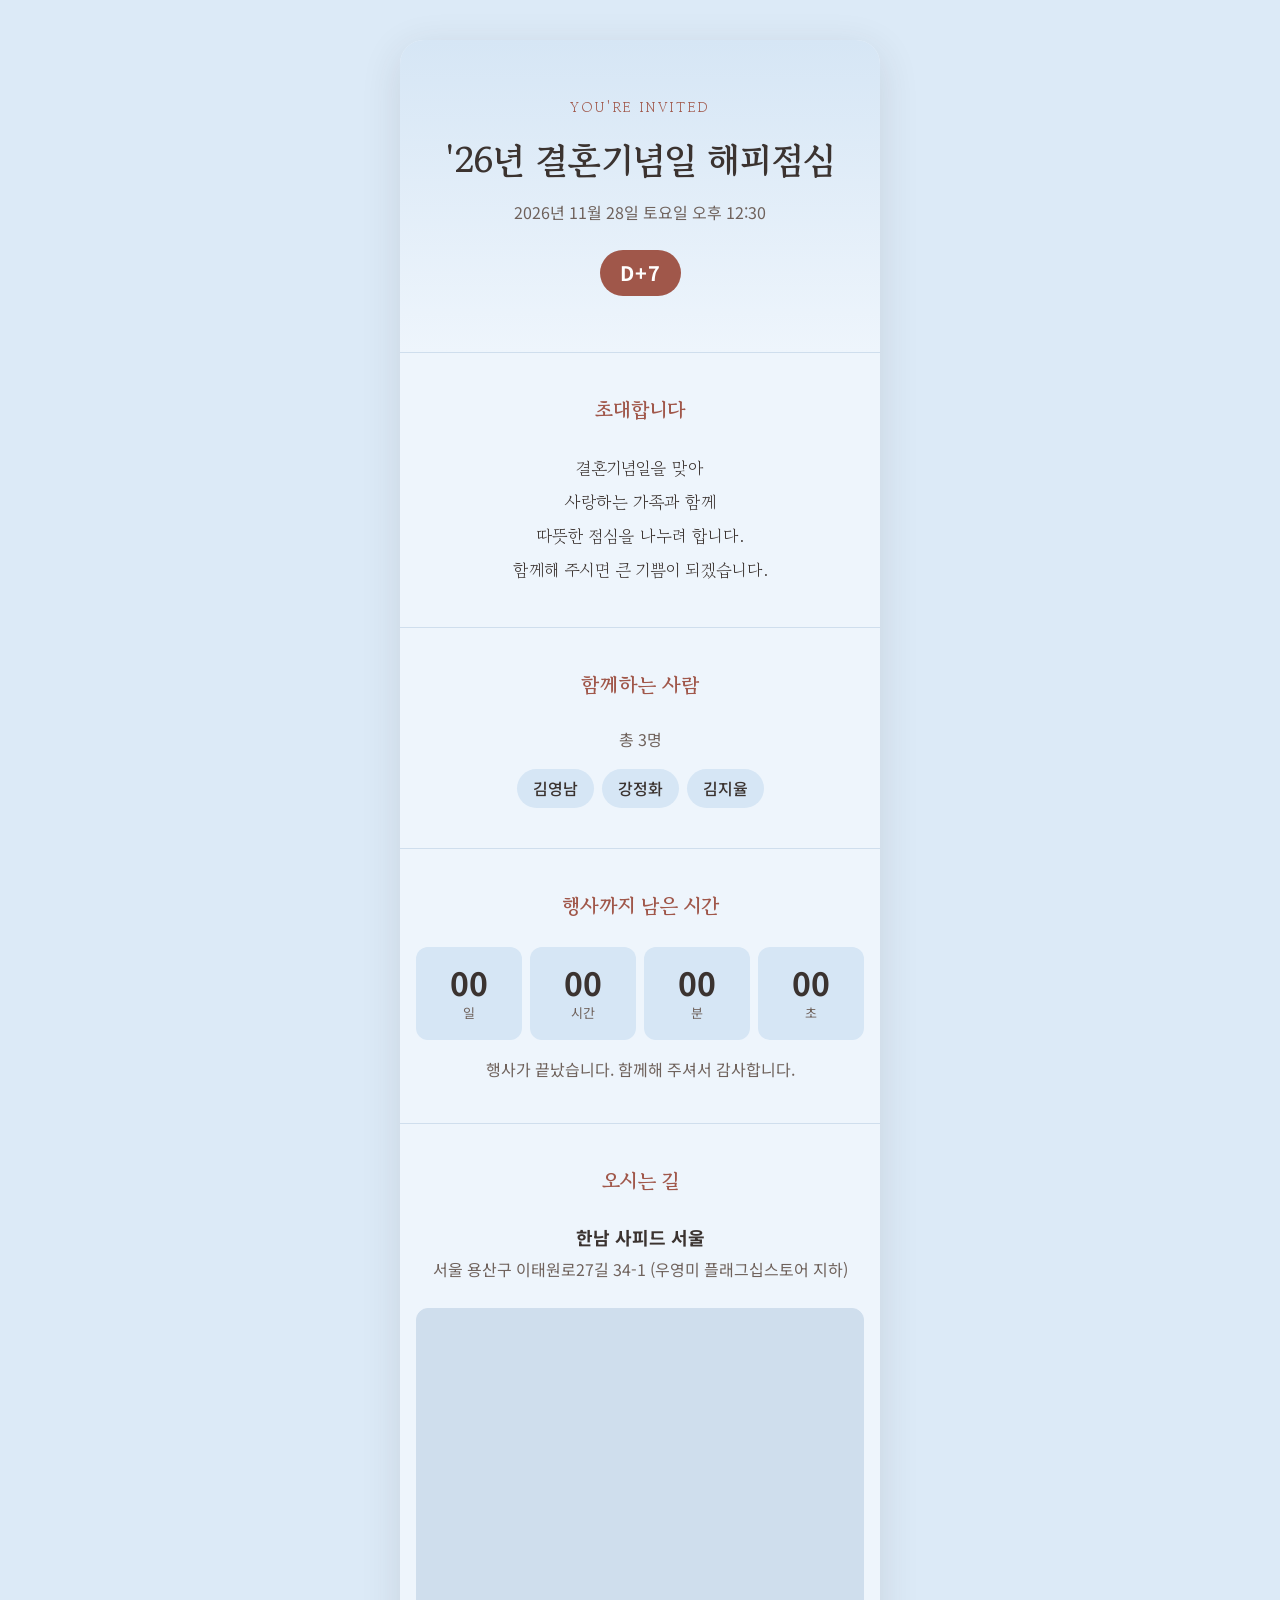
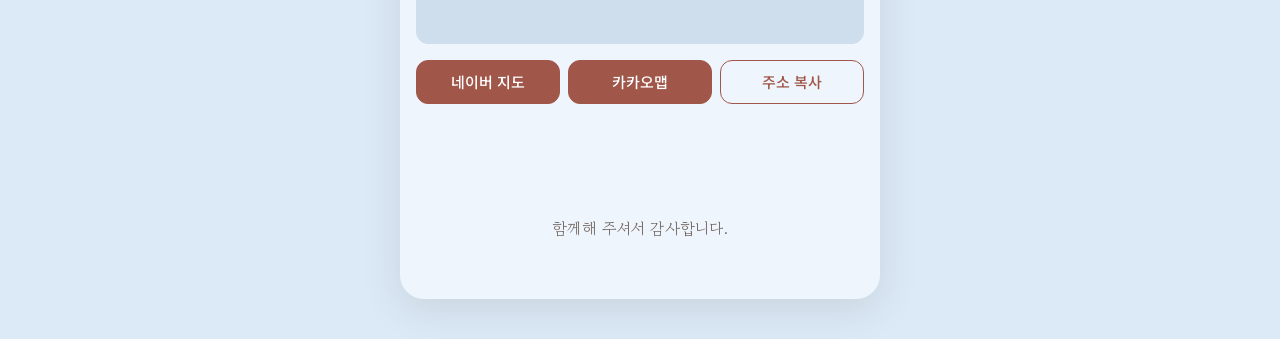
<file: index.html>
<!DOCTYPE html>
<html lang="ko">
<head>
  <meta charset="UTF-8">
  <meta name="viewport" content="width=device-width, initial-scale=1, viewport-fit=cover">
  <title>'26년 결혼기념일 해피점심</title>
  <meta name="theme-color" content="#dceaf7">

  <!-- 링크 공유 미리보기: 메신저는 JS를 실행하지 않으므로 EVENT와 같은 값을 여기에도 직접 적는다 -->
  <meta name="description" content="2026년 11월 28일(토) 오후 12시 30분, 한남 사피드 서울에서 함께해요. 김영남 · 강정화 · 김지율">
  <meta property="og:type" content="website">
  <meta property="og:site_name" content="모바일 초대장">
  <meta property="og:locale" content="ko_KR">
  <meta property="og:url" content="https://rla955800-rgb.github.io/mobile-invitation/">
  <meta property="og:title" content="'26년 결혼기념일 해피점심">
  <meta property="og:description" content="2026년 11월 28일(토) 오후 12시 30분, 한남 사피드 서울에서 함께해요. 김영남 · 강정화 · 김지율">
  <!-- 이미지를 바꾸면 ?v= 숫자를 올려 메신저 캐시를 피한다 -->
  <meta property="og:image" content="https://rla955800-rgb.github.io/mobile-invitation/images/og-image.png?v=2">
  <meta property="og:image:secure_url" content="https://rla955800-rgb.github.io/mobile-invitation/images/og-image.png?v=2">
  <meta property="og:image:type" content="image/png">
  <meta property="og:image:width" content="1200">
  <meta property="og:image:height" content="630">
  <meta property="og:image:alt" content="'26년 결혼기념일 해피점심 초대장, 2026년 11월 28일 오후 12시 30분, 한남 사피드 서울">
  <meta name="twitter:card" content="summary_large_image">
  <meta name="twitter:title" content="'26년 결혼기념일 해피점심">
  <meta name="twitter:description" content="2026년 11월 28일(토) 오후 12시 30분, 한남 사피드 서울에서 함께해요.">
  <meta name="twitter:image" content="https://rla955800-rgb.github.io/mobile-invitation/images/og-image.png?v=2">
  <link rel="image_src" href="https://rla955800-rgb.github.io/mobile-invitation/images/og-image.png?v=2">
  <link rel="preconnect" href="https://fonts.googleapis.com">
  <link rel="preconnect" href="https://fonts.gstatic.com" crossorigin>
  <link href="https://fonts.googleapis.com/css2?family=Gowun+Batang:wght@400;700&family=Noto+Sans+KR:wght@400;500;700&display=swap" rel="stylesheet">
  <link rel="stylesheet" href="css/style.css">
  <script src="js/main.js" defer></script>
</head>
<body>
  <main class="card">
    <header class="hero">
      <p class="hero-eyebrow">You're invited</p>
      <h1 class="hero-title" data-event="title">행사 이름</h1>
      <p class="hero-date" data-event="dateText">날짜</p>
      <p class="dday-badge" id="dday-badge">D-?</p>
    </header>

    <section class="section greeting">
      <h2 class="section-title">초대합니다</h2>
      <p>
        결혼기념일을 맞아<br>
        사랑하는 가족과 함께<br>
        따뜻한 점심을 나누려 합니다.<br>
        함께해 주시면 큰 기쁨이 되겠습니다.
      </p>
    </section>

    <section class="section attendee-section">
      <h2 class="section-title">함께하는 사람</h2>
      <p class="attendee-count" id="attendee-count"></p>
      <ul class="attendee-list" id="attendee-list"></ul>
    </section>

    <section class="section countdown-section">
      <h2 class="section-title">행사까지 남은 시간</h2>
      <div class="countdown" id="countdown" role="timer">
        <div class="countdown-item">
          <span class="countdown-num" data-unit="days">00</span>
          <span class="countdown-label">일</span>
        </div>
        <div class="countdown-item">
          <span class="countdown-num" data-unit="hours">00</span>
          <span class="countdown-label">시간</span>
        </div>
        <div class="countdown-item">
          <span class="countdown-num" data-unit="minutes">00</span>
          <span class="countdown-label">분</span>
        </div>
        <div class="countdown-item">
          <span class="countdown-num" data-unit="seconds">00</span>
          <span class="countdown-label">초</span>
        </div>
      </div>
      <p class="countdown-message" id="countdown-message"></p>
    </section>

    <section class="section map-section">
      <h2 class="section-title">오시는 길</h2>
      <p class="place-name" data-event="placeName">장소 이름</p>
      <p class="place-address" data-event="address">주소</p>

      <div class="map-frame">
        <iframe
          id="map-iframe"
          title="행사 장소 지도"
          loading="lazy"
          referrerpolicy="no-referrer-when-downgrade"
          allowfullscreen></iframe>
      </div>

      <div class="map-buttons">
        <a class="btn" id="naver-link" target="_blank" rel="noopener">네이버 지도</a>
        <a class="btn" id="kakao-link" target="_blank" rel="noopener">카카오맵</a>
        <button class="btn btn-outline" id="copy-address" type="button">주소 복사</button>
      </div>
      <p class="copy-status" id="copy-status" aria-live="polite"></p>
    </section>

    <footer class="footer">
      <p>함께해 주셔서 감사합니다.</p>
    </footer>
  </main>
</body>
</html>
</file>
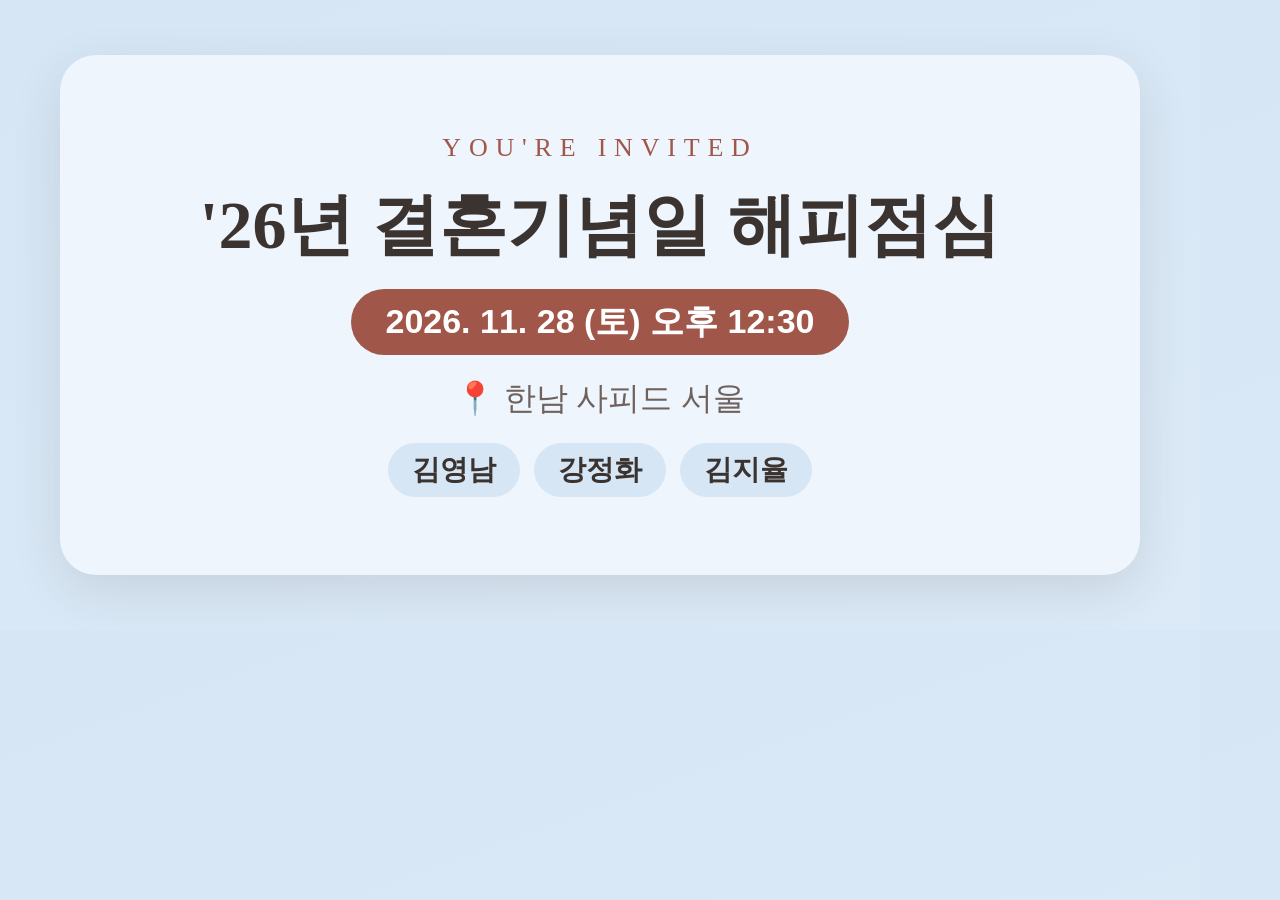
<file: images/og-card.html>
<!DOCTYPE html>
<!--
  링크 공유 미리보기 이미지(images/og-image.png, 1200×630)의 원본 카드.
  행사 정보가 바뀌면 아래 문구를 고치고 프로젝트 폴더에서 다시 캡처한다.
  node ~/.claude/skills/mobile-invitation/scripts/og-capture.mjs images/og-card.html images/og-image.png
-->
<html lang="ko">
<head>
  <meta charset="UTF-8">
  <style>
    :root {
      --color-bg: #dceaf7;
      --color-card: #eef5fc;
      --color-text: #3b3330;
      --color-muted: #6f625c;
      --color-accent: #a0574a;
      --color-accent-soft: #d6e6f5;
      --font-serif: 'NanumMyeongjo', 'Batang', serif;
      --font-sans: 'Malgun Gothic', sans-serif;
    }

    * {
      box-sizing: border-box;
      margin: 0;
    }

    html,
    body {
      width: 1200px;
      height: 630px;
      overflow: hidden;
    }

    body {
      display: flex;
      align-items: center;
      justify-content: center;
      background: linear-gradient(160deg, var(--color-accent-soft) 0%, var(--color-bg) 100%);
      color: var(--color-text);
      font-family: var(--font-sans);
    }

    .card {
      width: 1080px;
      height: 520px;
      display: flex;
      flex-direction: column;
      align-items: center;
      justify-content: center;
      gap: 22px;
      border-radius: 36px;
      background: var(--color-card);
      box-shadow: 0 16px 50px rgba(59, 51, 48, 0.12);
      text-align: center;
    }

    .eyebrow {
      font-family: var(--font-serif);
      font-size: 26px;
      letter-spacing: 0.3em;
      color: var(--color-accent);
    }

    .title {
      font-family: var(--font-serif);
      font-size: 68px;
      font-weight: 800;
      line-height: 1.2;
    }

    .when {
      display: inline-block;
      padding: 10px 34px;
      border-radius: 999px;
      background: var(--color-accent);
      color: #fff;
      font-size: 34px;
      font-weight: 700;
    }

    .where {
      font-size: 32px;
      color: var(--color-muted);
    }

    .who {
      display: flex;
      gap: 14px;
    }

    .who span {
      padding: 8px 24px;
      border-radius: 999px;
      background: var(--color-accent-soft);
      font-size: 28px;
      font-weight: 700;
    }
  </style>
</head>
<body>
  <div class="card">
    <p class="eyebrow">YOU'RE INVITED</p>
    <h1 class="title">'26년 결혼기념일 해피점심</h1>
    <p class="when">2026. 11. 28 (토) 오후 12:30</p>
    <p class="where">📍 한남 사피드 서울</p>
    <div class="who">
      <span>김영남</span>
      <span>강정화</span>
      <span>김지율</span>
    </div>
  </div>
</body>
</html>
</file>
<file: css/style.css>
:root {
  --color-bg: #dceaf7;
  --color-card: #eef5fc;
  --color-text: #3b3330;
  --color-muted: #6f625c;
  --color-accent: #a0574a;
  --color-accent-soft: #d6e6f5;
  --color-line: #cfdeed;

  --font-serif: 'Gowun Batang', serif;
  --font-sans: 'Noto Sans KR', system-ui, sans-serif;

  --space-1: 0.5rem;
  --space-2: 1rem;
  --space-3: 1.5rem;
  --space-4: 2.5rem;
  --space-5: 3.5rem;

  --radius: 12px;
  --max-width: 480px;
}

*,
*::before,
*::after {
  box-sizing: border-box;
}

html {
  -webkit-text-size-adjust: 100%;
}

body {
  margin: 0;
  background: var(--color-bg);
  color: var(--color-text);
  font-family: var(--font-sans);
  font-size: 16px;
  line-height: 1.7;
  overflow-x: hidden;
}

h1,
h2,
p {
  margin: 0;
}

.card {
  max-width: var(--max-width);
  margin: 0 auto;
  min-height: 100vh;
  background: var(--color-card);
  padding-bottom: env(safe-area-inset-bottom);
}

/* 첫 화면 */
.hero {
  padding: calc(var(--space-5) + env(safe-area-inset-top)) max(16px, env(safe-area-inset-right)) var(--space-5) max(16px, env(safe-area-inset-left));
  text-align: center;
  background: linear-gradient(180deg, var(--color-accent-soft) 0%, var(--color-card) 100%);
}

.hero-eyebrow {
  font-family: var(--font-serif);
  font-size: 0.875rem;
  letter-spacing: 0.2em;
  text-transform: uppercase;
  color: var(--color-accent);
}

.hero-title {
  margin-top: var(--space-2);
  font-family: var(--font-serif);
  font-size: clamp(1.75rem, 8vw, 2.25rem);
  font-weight: 700;
  line-height: 1.3;
  word-break: keep-all;
}

.hero-date {
  margin-top: var(--space-2);
  color: var(--color-muted);
}

.dday-badge {
  display: inline-block;
  margin-top: var(--space-3);
  padding: 0.375rem 1.25rem;
  border-radius: 999px;
  background: var(--color-accent);
  color: #fff;
  font-size: 1.25rem;
  font-weight: 700;
  font-variant-numeric: tabular-nums;
  letter-spacing: 0.05em;
}

/* 공통 섹션 */
.section {
  padding: var(--space-4) 16px;
  border-top: 1px solid var(--color-line);
  text-align: center;
}

.section-title {
  margin-bottom: var(--space-3);
  font-family: var(--font-serif);
  font-size: 1.25rem;
  color: var(--color-accent);
}

.greeting p {
  font-family: var(--font-serif);
  font-size: 1.0625rem;
  line-height: 2;
}

/* 참석자 */
.attendee-count {
  color: var(--color-muted);
}

.attendee-list {
  display: flex;
  flex-wrap: wrap;
  justify-content: center;
  gap: var(--space-1);
  margin: var(--space-2) 0 0;
  padding: 0;
  list-style: none;
}

.attendee-list li {
  padding: 0.375rem 1rem;
  border-radius: 999px;
  background: var(--color-accent-soft);
  font-weight: 500;
}

/* 카운트다운 */
.countdown {
  display: grid;
  grid-template-columns: repeat(4, 1fr);
  gap: var(--space-1);
}

.countdown-item {
  display: flex;
  flex-direction: column;
  align-items: center;
  padding: var(--space-2) 0;
  border-radius: var(--radius);
  background: var(--color-accent-soft);
}

.countdown-num {
  font-size: clamp(1.5rem, 7vw, 2rem);
  font-weight: 700;
  line-height: 1.2;
  font-variant-numeric: tabular-nums;
}

.countdown-label {
  font-size: 0.8125rem;
  color: var(--color-muted);
}

.countdown-message {
  margin-top: var(--space-2);
  color: var(--color-muted);
}

.countdown-message:empty {
  display: none;
}

/* 지도 */
.place-name {
  font-size: 1.125rem;
  font-weight: 700;
}

.place-address {
  margin-top: 0.25rem;
  color: var(--color-muted);
  word-break: keep-all;
}

.map-frame {
  margin-top: var(--space-3);
  border-radius: var(--radius);
  overflow: hidden;
  border: 1px solid var(--color-line);
  aspect-ratio: 4 / 3;
  background: var(--color-line);
}

.map-frame iframe {
  display: block;
  width: 100%;
  height: 100%;
  border: 0;
}

.map-buttons {
  display: grid;
  grid-template-columns: repeat(3, 1fr);
  gap: var(--space-1);
  margin-top: var(--space-2);
}

.btn {
  display: flex;
  align-items: center;
  justify-content: center;
  min-height: 44px;
  padding: 0 0.5rem;
  border: 1px solid var(--color-accent);
  border-radius: var(--radius);
  background: var(--color-accent);
  color: #fff;
  font: inherit;
  font-size: 0.9375rem;
  font-weight: 500;
  text-decoration: none;
  cursor: pointer;
  transition: opacity 0.2s;
}

.btn:active {
  opacity: 0.8;
}

.btn:focus-visible {
  outline: 2px solid var(--color-text);
  outline-offset: 2px;
}

.btn-outline {
  background: transparent;
  color: var(--color-accent);
}

.copy-status {
  min-height: 1.7em;
  margin-top: var(--space-1);
  font-size: 0.875rem;
  color: var(--color-muted);
}

.footer {
  padding: var(--space-4) 16px var(--space-5);
  text-align: center;
  font-family: var(--font-serif);
  color: var(--color-muted);
}

/* 넓은 화면에서는 스마트폰 화면처럼 카드로 보이게 */
@media (min-width: 768px) {
  body {
    padding: var(--space-4) 0;
  }

  .card {
    min-height: auto;
    border-radius: 24px;
    overflow: hidden;
    box-shadow: 0 10px 40px rgba(59, 51, 48, 0.12);
  }
}

@media (prefers-reduced-motion: reduce) {
  .btn {
    transition: none;
  }
}
</file>
